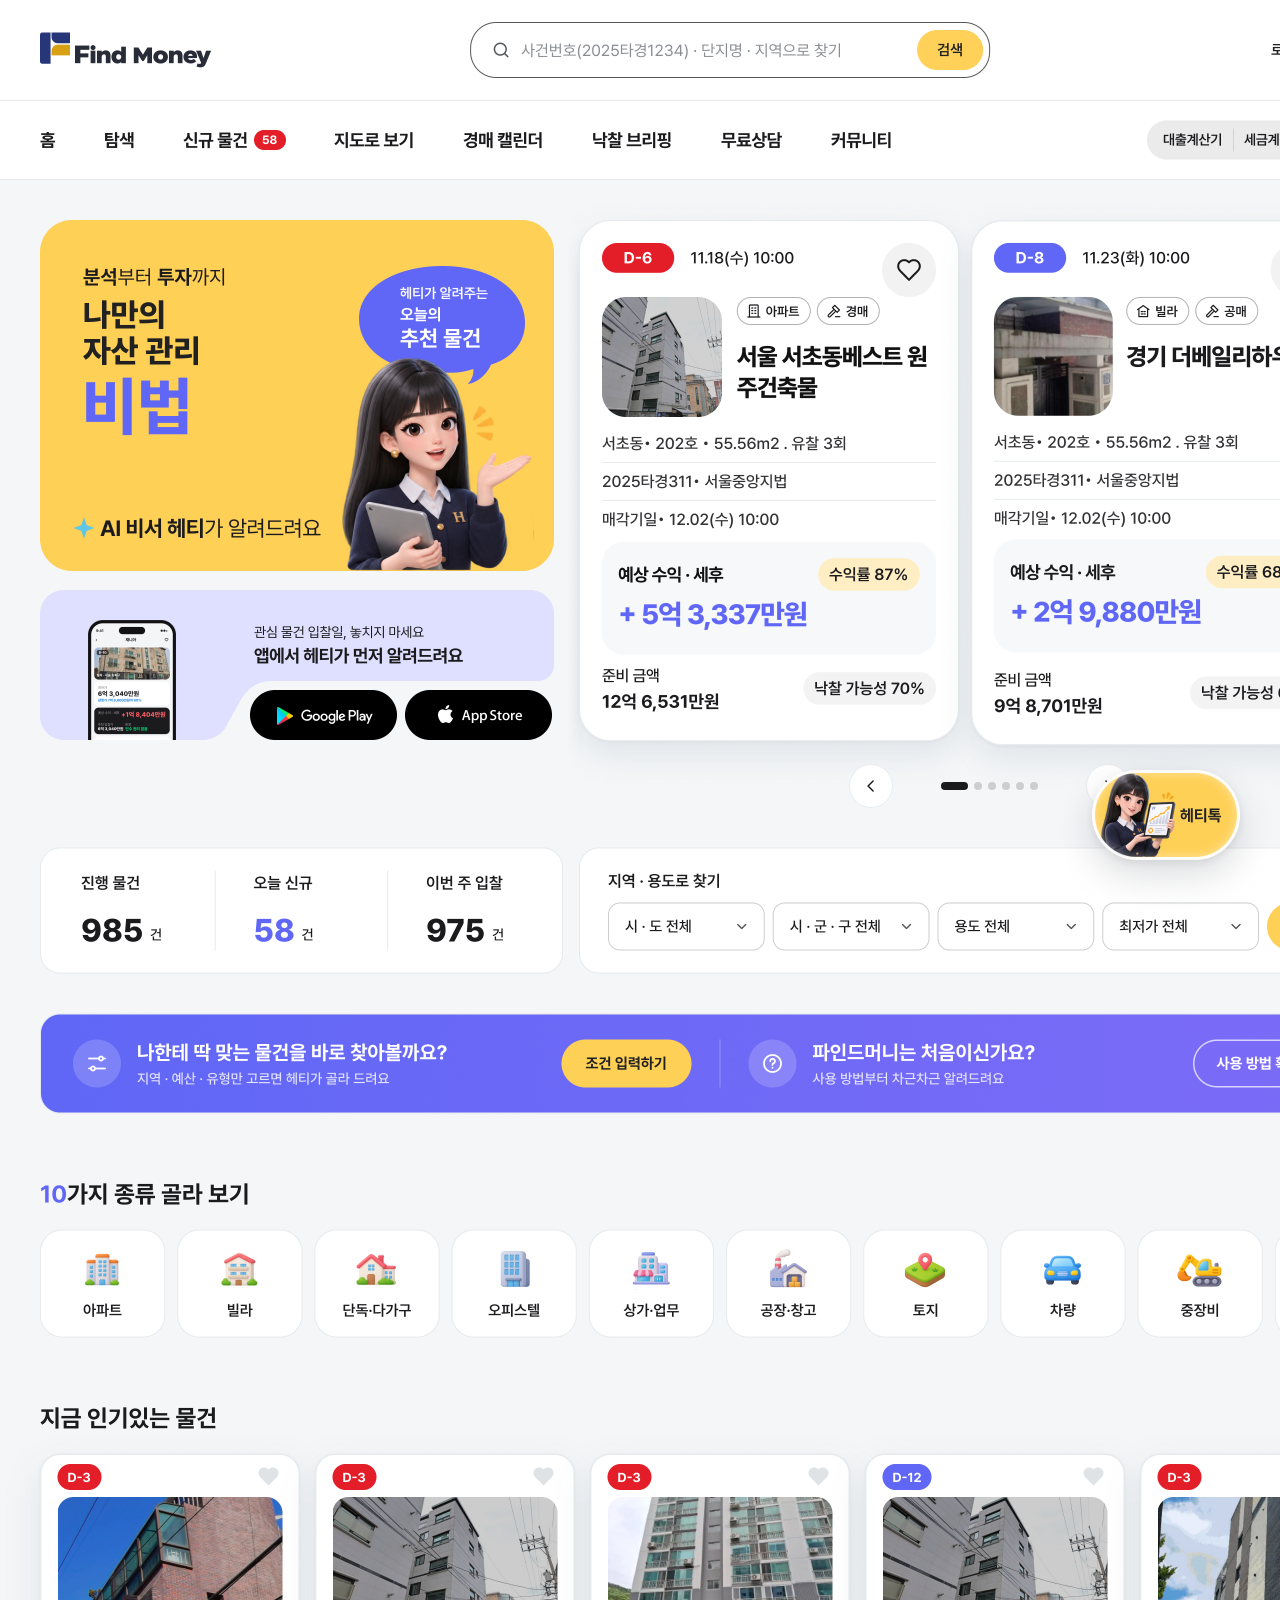
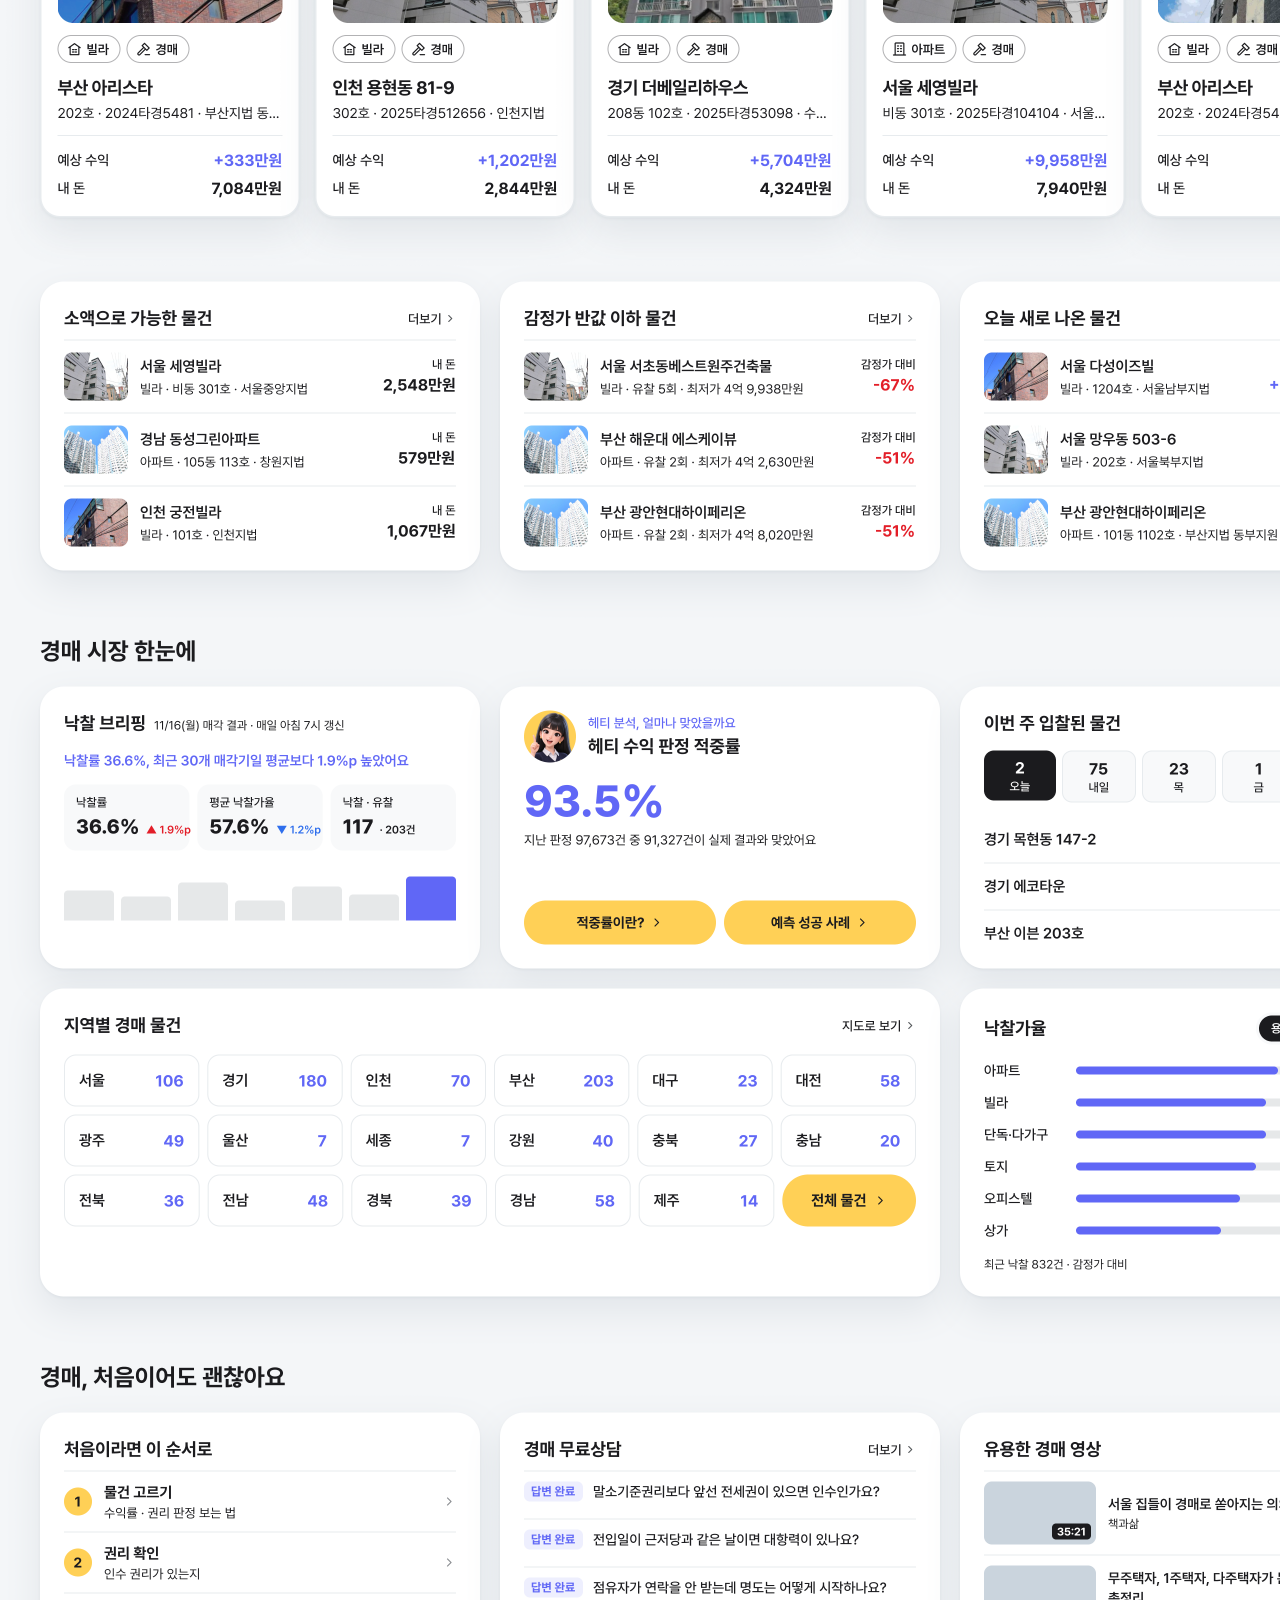
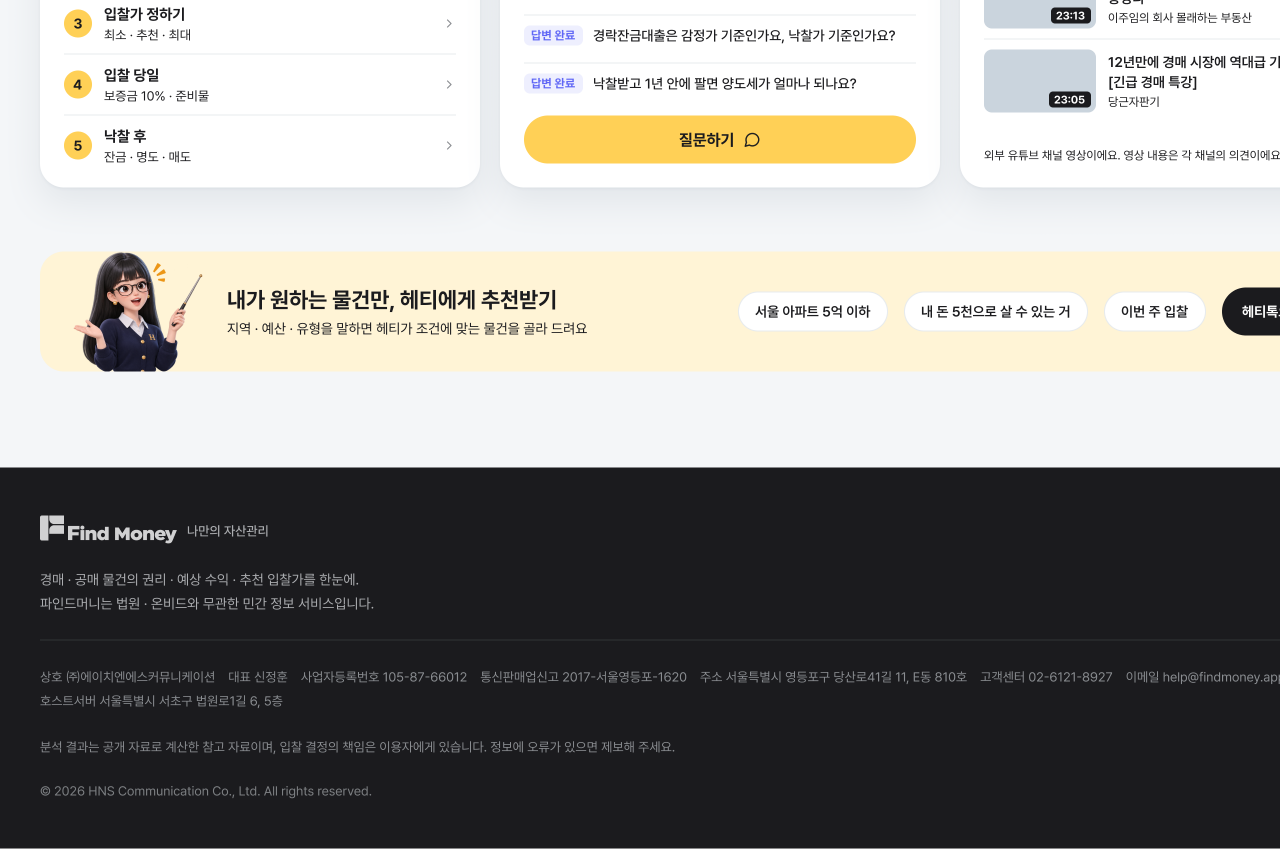
<file: findmoney-pc-home/index.html>
<!DOCTYPE html>
<html lang="ko">
<head>
  <meta charset="utf-8">
  <meta name="viewport" content="width=device-width, initial-scale=1">
  <title>파인드머니 | 분석부터 투자까지, 나만의 자산 관리 비법</title>
  <meta name="description" content="경매 · 공매 물건의 권리 · 예상 수익 · 추천 입찰가를 한눈에. AI 비서 헤티가 알려드려요.">
  <link rel="stylesheet" href="css/style.css">
</head>
<body>

  <!-- ===== Header : 배경은 화면 끝까지, 내용은 1440 가운데 ===== -->
  <header class="site-header">
    <div class="inner">
      <img src="images/header.png" width="1440" height="180" alt="Find Money 헤더: 검색, 로그인, 회원가입, 홈, 탐색, 신규 물건, 지도로 보기, 경매 캘린더, 낙찰 브리핑, 무료상담, 커뮤니티">
    </div>
  </header>

  <main class="site-main">

    <!-- ===== Hero : 왼쪽 소개 이미지 + 오른쪽 추천 물건 캐러셀 ===== -->
    <section class="hero" aria-label="오늘의 헤티 추천 물건">
      <div class="hero-row">
        <img class="hero-intro" src="images/hero-intro.png" width="515" height="520" alt="분석부터 투자까지 나만의 자산 관리 비법, AI 비서 헤티가 알려드려요. 앱에서 헤티가 먼저 알려드려요: Google Play, App Store">

        <div class="carousel" id="recoCarousel" role="region" aria-roledescription="carousel" aria-label="헤티 추천 물건" tabindex="0">
          <div class="carousel-viewport">
            <!-- 카드를 늘리려면 <li class="slide"> 를 그대로 추가하세요. 점(dot)은 자동으로 맞춰집니다. -->
            <ul class="carousel-track">
              <li class="slide"><a href="#"><img src="images/card-1.png" width="460" height="601" alt="서울 서초동베스트원주건축물, D-6, 예상 수익 5억 3,337만원" draggable="false"></a></li>
              <li class="slide"><a href="#"><img src="images/card-2.png" width="457" height="606" alt="경기 더베일리하우스, 공매, D-8, 예상 수익 2억 9,880만원" draggable="false"></a></li>
              <li class="slide"><a href="#"><img src="images/card-3.png" width="457" height="606" alt="서울 서초동베스트원주건축물, D-6, 예상 수익 5억 3,337만원" draggable="false"></a></li>
              <li class="slide"><a href="#"><img src="images/card-2.png" width="457" height="606" alt="경기 더베일리하우스, 공매, D-8, 예상 수익 2억 9,880만원" draggable="false"></a></li>
              <li class="slide"><a href="#"><img src="images/card-1.png" width="460" height="601" alt="서울 서초동베스트원주건축물, D-6, 예상 수익 5억 3,337만원" draggable="false"></a></li>
              <li class="slide"><a href="#"><img src="images/card-2.png" width="457" height="606" alt="경기 더베일리하우스, 공매, D-8, 예상 수익 2억 9,880만원" draggable="false"></a></li>
            </ul>
          </div>
        </div>
      </div>

      <div class="carousel-control" aria-controls="recoCarousel">
        <button type="button" class="carousel-btn" data-dir="prev" aria-label="이전 물건">
          <svg width="20" height="20" viewBox="0 0 24 24" fill="none" aria-hidden="true"><path d="M14.5 6l-6 6 6 6" stroke="#1b1b1e" stroke-width="1.8" stroke-linecap="round" stroke-linejoin="round"/></svg>
        </button>
        <div class="carousel-dots" role="tablist" aria-label="추천 물건 순서"></div>
        <button type="button" class="carousel-btn" data-dir="next" aria-label="다음 물건">
          <svg width="20" height="20" viewBox="0 0 24 24" fill="none" aria-hidden="true"><path d="M9.5 6l6 6-6 6" stroke="#1b1b1e" stroke-width="1.8" stroke-linecap="round" stroke-linejoin="round"/></svg>
        </button>
      </div>
    </section>

    <!-- ===== 아래 섹션은 모두 이미지 ===== -->
    <div class="band"><img src="images/sec-1-search.png"    width="1440" height="318" alt="진행 물건 985건, 오늘 신규 58건, 이번 주 입찰 975건. 지역 · 용도로 찾기. 나한테 딱 맞는 물건을 바로 찾아볼까요? 파인드머니는 처음이신가요?"></div>
    <div class="band"><img src="images/sec-2-category.png"  width="1440" height="224" alt="10가지 종류 골라 보기: 아파트, 빌라, 단독·다가구, 오피스텔, 상가·업무, 공장·창고, 토지, 차량, 중장비, 전체" loading="lazy"></div>
    <div class="band"><img src="images/sec-3-popular.png"   width="1440" height="480" alt="지금 인기있는 물건" loading="lazy"></div>
    <div class="band"><img src="images/sec-4-lists.png"     width="1440" height="353" alt="소액으로 가능한 물건, 감정가 반값 이하 물건, 오늘 새로 나온 물건" loading="lazy"></div>
    <div class="band"><img src="images/sec-5-market.png"    width="1440" height="726" alt="경매 시장 한눈에: 낙찰 브리핑, 헤티 수익 판정 적중률 93.5%, 이번 주 입찰된 물건, 지역별 경매 물건, 낙찰가율" loading="lazy"></div>
    <div class="band"><img src="images/sec-6-guide.png"     width="1440" height="491" alt="경매, 처음이어도 괜찮아요: 처음이라면 이 순서로, 경매 무료상담, 유용한 경매 영상" loading="lazy"></div>
    <div class="band"><img src="images/sec-7-recommend.png" width="1440" height="248" alt="내가 원하는 물건만, 헤티에게 추천받기" loading="lazy"></div>

  </main>

  <!-- ===== Footer : 배경은 화면 끝까지 ===== -->
  <footer class="site-footer">
    <div class="inner">
      <img src="images/footer.png" width="1440" height="381" alt="Find Money 나만의 자산관리. ㈜에이치엔에스커뮤니케이션 사업자 정보" loading="lazy">
    </div>
  </footer>

  <!-- 화면 오른쪽 아래에 떠 있는 헤티톡 버튼 -->
  <a class="floating-talk" href="#" aria-label="헤티톡 열기">
    <img src="images/floating-hetytalk.png" width="236" height="176" alt="">
  </a>

  <script src="js/carousel.js"></script>
</body>
</html>
</file>
<file: findmoney-pc-home/css/style.css>
/* 파인드머니 PC 홈 — 피그마 'PC 1920' 프레임 기준
   · 내용은 1440(좌우 여백 40 → 본문 1360) 가운데 정렬
   · 헤더 / 바디 / 푸터의 배경색만 화면 끝까지
   · 추천 물건 캐러셀만 오른쪽 화면 끝까지 (최대 카드 3장) */

:root {
  --bg: #f4f6f8;
  --white: #ffffff;
  --ink: #1b1b1e;
  --line: #e7ebee;
  --dot-off: #ccced1;

  --page: 1440px;          /* 내용 기준 폭 */
  --content: 1360px;       /* 본문 폭 */
  --intro-w: 515px;        /* 히어로 왼쪽 이미지 */
  --hero-gap: 24px;
  --card-w: 380px;         /* 캐러셀 카드 폭 */
  --card-gap: 12px;
  --max-cards: 3;          /* 화면이 넓어져도 최대 3장 */

  /* 화면 폭 (1440보다 좁아지면 가로 스크롤) */
  --vw: max(100vw, var(--page));
  /* 캐러셀 왼쪽 끝의 화면 x 좌표 */
  --carousel-left: calc((var(--vw) - var(--content)) / 2 + var(--intro-w) + var(--hero-gap));
}

* { box-sizing: border-box; }
html { background: var(--bg); }
body { margin: 0; min-width: var(--page); background: var(--bg); color: var(--ink);
  font-family: Pretendard, -apple-system, BlinkMacSystemFont, "Apple SD Gothic Neo", "Malgun Gothic", sans-serif; }
img { display: block; max-width: none; }
ul { margin: 0; padding: 0; list-style: none; }
button { font: inherit; }

.inner { width: var(--page); margin: 0 auto; }

/* ---------- Header ---------- */
.site-header { position: relative; background: var(--white); }
/* 헤더 이미지 밖(1440 바깥)으로 이어지는 선 2개: 상단 바 아래, 내비게이션 아래 */
.site-header::before,
.site-header::after { content: ""; position: absolute; left: 0; right: 0; height: 1px; background: var(--line); pointer-events: none; }
.site-header::before { top: 100px; }
.site-header::after  { bottom: 0; }

/* ---------- Main ---------- */
.site-main { overflow-x: clip; }   /* 캐러셀이 화면 밖으로 넘치는 부분만 잘라냄 */
.band { width: var(--page); margin: 0 auto; }

/* ---------- Hero ---------- */
.hero { width: var(--content); margin: 0 auto; padding-top: 40px; }
.hero-row { display: flex; gap: var(--hero-gap); height: 526px; }
.hero-intro { flex: none; }

/* ---------- Carousel ---------- */
.carousel {
  flex: none;
  /* 화면 오른쪽 끝까지, 단 카드 3장 폭을 넘지 않게 */
  width: min(
    calc(var(--vw) - var(--carousel-left)),
    calc(var(--card-w) * var(--max-cards) + var(--card-gap) * (var(--max-cards) - 1))
  );
  outline: none;
}
.carousel:focus-visible { outline: 2px solid #6067f6; outline-offset: 8px; border-radius: 28px; }

/* 카드 그림자가 잘리지 않도록 위·아래·좌우에 여유를 두고, 좌우 끝은 살짝 흐리게 */
.carousel-viewport {
  overflow: hidden;
  margin: -24px calc(var(--card-gap) * -1) -56px;
  padding: 24px var(--card-gap) 56px;
  -webkit-mask-image: linear-gradient(to right, transparent 0, #000 var(--card-gap), #000 calc(100% - var(--card-gap)), transparent 100%);
          mask-image: linear-gradient(to right, transparent 0, #000 var(--card-gap), #000 calc(100% - var(--card-gap)), transparent 100%);
  touch-action: pan-y;
  cursor: grab;
}
.carousel-viewport.is-dragging { cursor: grabbing; }

.carousel-track { display: flex; gap: var(--card-gap); will-change: transform; }
.carousel-track.is-animating { transition: transform .45s cubic-bezier(.22, .8, .24, 1); }

.slide { flex: none; width: var(--card-w); }
.slide a { display: block; -webkit-user-drag: none; }
/* 카드 이미지는 그림자 여백(좌우 40, 위 24, 아래 56)이 포함돼 있어 그만큼 바깥으로 뺌 */
.slide img { margin: -24px -40px -56px; user-select: none; -webkit-user-select: none; pointer-events: none; }

/* ---------- Carousel control ---------- */
.carousel-control {
  position: relative; z-index: 2;
  display: flex; align-items: center; justify-content: center; gap: 48px;
  width: 821px; margin: 18px 0 20px calc(var(--intro-w) + var(--hero-gap));
  height: 44px;
}
.carousel-btn {
  display: grid; place-items: center; width: 44px; height: 44px; padding: 0;
  border: 1px solid var(--line); border-radius: 50%; background: var(--white); cursor: pointer;
  transition: border-color .15s, background-color .15s;
}
.carousel-btn:hover { border-color: #ccced1; background: #f8f9fa; }
.carousel-btn:focus-visible { outline: 2px solid #6067f6; outline-offset: 2px; }

.carousel-dots { display: flex; align-items: center; gap: 6px; }
.carousel-dot {
  width: 8px; height: 8px; padding: 0; border: 0; border-radius: 4px; background: var(--dot-off); cursor: pointer;
  transition: width .3s ease, background-color .3s ease;
}
.carousel-dot[aria-selected="true"] { width: 27px; background: var(--ink); }
.carousel-dot:focus-visible { outline: 2px solid #6067f6; outline-offset: 3px; }

/* ---------- Footer ---------- */
.site-footer { background: var(--ink); }

/* ---------- Floating 헤티톡 ---------- */
/* 이미지에 그림자 여백(좌우 44, 위 28, 아래 58)이 있어, 버튼이 화면 끝에서 40px 떨어지도록 보정 */
.floating-talk { position: fixed; right: -4px; bottom: -18px; z-index: 50; }

@media (prefers-reduced-motion: reduce) {
  .carousel-track.is-animating { transition: none; }
  .carousel-dot { transition: none; }
}
</file>
